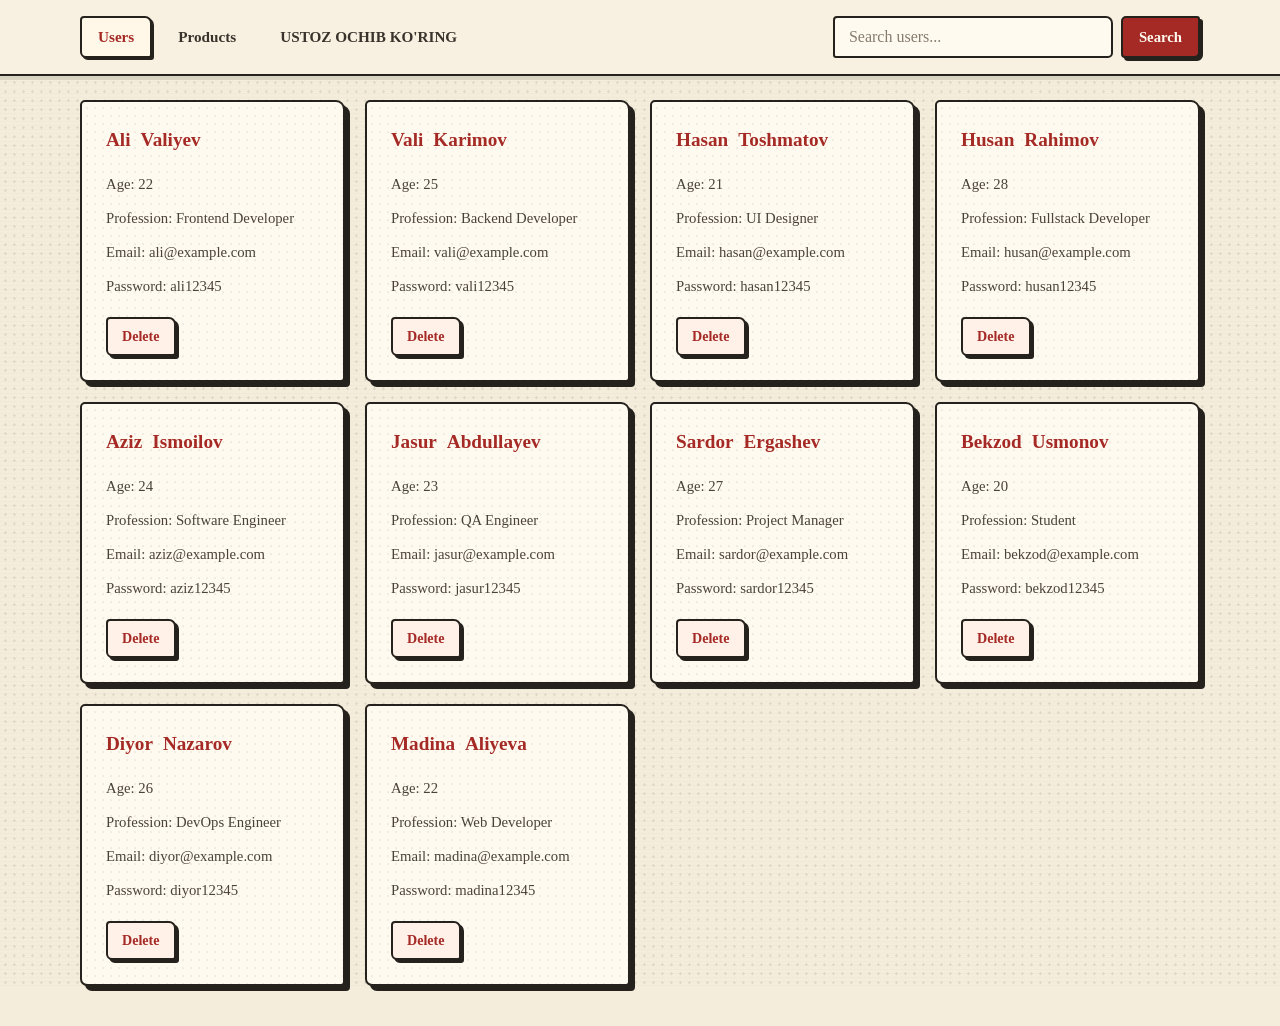
<file: index.html>
<!doctype html>
<html lang="en">
  <head>
    <meta charset="UTF-8" />
    <meta name="viewport" content="width=device-width, initial-scale=1.0" />
    <title>crud</title>
    <link rel="stylesheet" href="./css/main.css" />
  </head>
  <body>
    <header class="site-header">
      <nav class="site-nav">
        <a class="nav-link active" href="./index.html">Users</a>
        <a class="nav-link" href="./pages/prod.html">Products</a>
        <a class="nav-link" href="./pages/ustoz.html">USTOZ OCHIB KO'RING</a>
        <form class="search-wrapper">
          <input
            class="search-input"
            name="search-text"
            type="search"
            placeholder="Search users..."
          />
          <button class="search-button" type="submit">Search</button>
        </form>
      </nav>
    </header>
    <main class="user-wrapper" id="users"></main>
    <script type="module" src="./js/main.js"></script>
  </body>
</html>
</file>
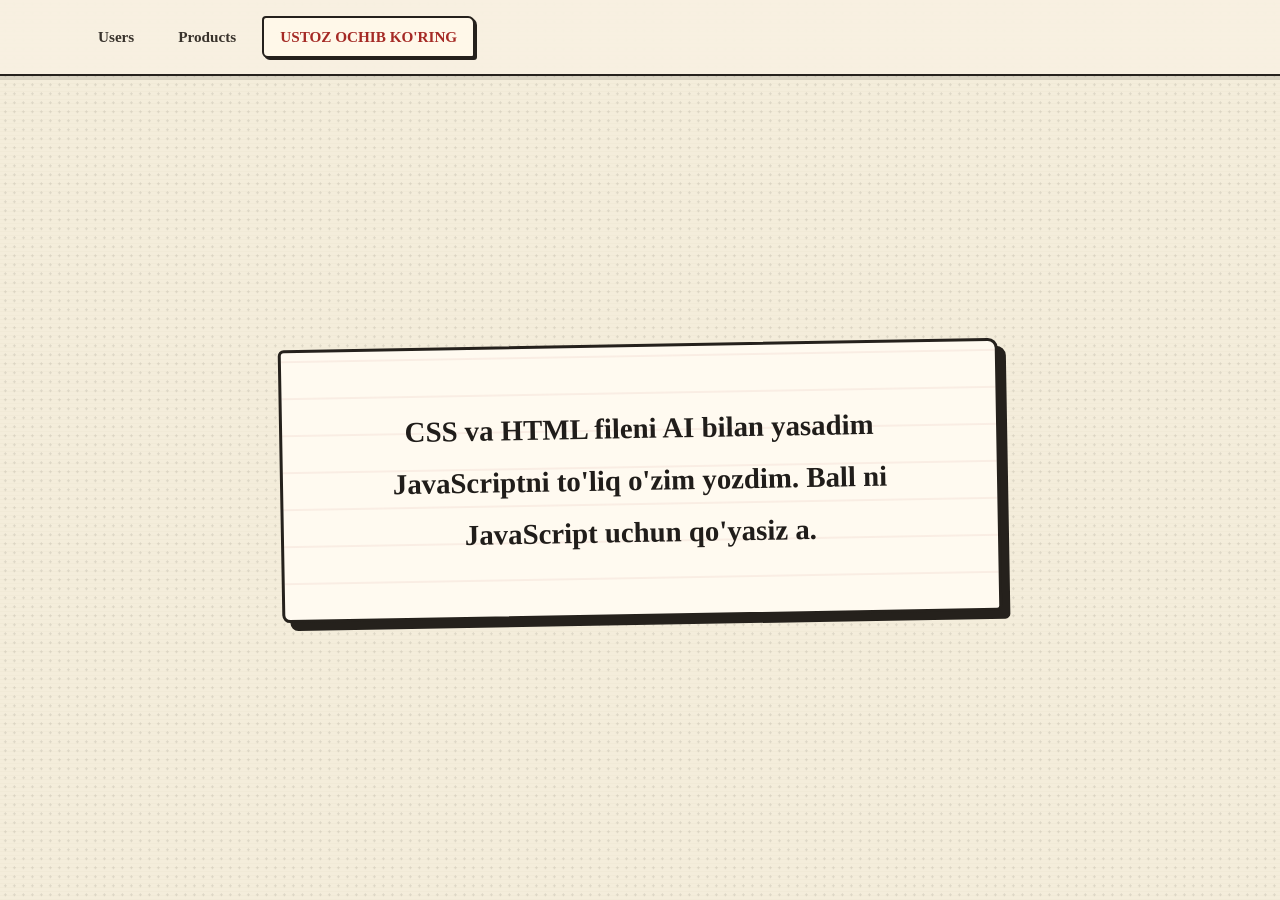
<file: pages/ustoz.html>
<!doctype html>
<html lang="uz">
  <head>
    <meta charset="UTF-8" />
    <meta name="viewport" content="width=device-width, initial-scale=1.0" />
    <title>Ustoz ochib ko'ring</title>
    <link rel="stylesheet" href="../css/prod.css" />
  </head>
  <body>
    <header class="site-header">
      <nav class="site-nav">
        <a class="nav-link" href="../index.html">Users</a>
        <a class="nav-link" href="./prod.html">Products</a>
        <a class="nav-link active" href="./ustoz.html">USTOZ OCHIB KO'RING</a>
      </nav>
    </header>
    <main class="teacher-page">
      <div class="teacher-note">
        CSS va HTML fileni AI bilan yasadim JavaScriptni to'liq o'zim yozdim. Ball ni JavaScript uchun qo'yasiz a.
      </div>
    </main>
  </body>
</html>
</file>
<file: css/main.css>
:root {
  font-family: "Comic Sans MS", "Segoe Print", "Bradley Hand", cursive;
  color: #201d1a;
  background: #f4eddb;
  font-synthesis: none;
  text-rendering: optimizeLegibility;
  -webkit-font-smoothing: antialiased;
  -moz-osx-font-smoothing: grayscale;
}

* {
  box-sizing: border-box;
}

body {
  min-width: 320px;
  min-height: 100vh;
  margin: 0;
  background:
    radial-gradient(circle, rgba(44, 39, 32, 0.11) 1px, transparent 1.4px) 90% 8% / 9px 9px,
    repeating-linear-gradient(0deg, rgba(125, 98, 58, 0.025) 0, rgba(125, 98, 58, 0.025) 1px, transparent 1px, transparent 4px),
    #f4eddb;
}

.site-header {
  position: sticky;
  z-index: 1;
  top: 0;
  padding: 16px 24px;
  border-bottom: 2px solid #25211c;
  background: rgba(248, 241, 225, 0.96);
  box-shadow: 0 4px 0 rgba(37, 33, 28, 0.12);
}

.site-nav {
  display: flex;
  align-items: center;
  width: min(1120px, 100%);
  margin: 0 auto;
  gap: 8px;
  flex-wrap: wrap;
}

.nav-link {
  padding: 10px 16px;
  border: 2px solid transparent;
  border-radius: 4px 7px 3px 6px;
  color: #39332c;
  font-size: 0.95rem;
  font-weight: 700;
  text-decoration: none;
  transition: transform 160ms ease, background-color 160ms ease;
}

.nav-link:hover {
  transform: rotate(-2deg);
  color: #a52a25;
  background: #fff8e9;
}

.nav-link.active {
  border-color: #25211c;
  color: #a52a25;
  background: #fff8e9;
  box-shadow: 2px 2px 0 #25211c;
}

.search-wrapper {
  display: flex;
  margin-left: auto;
  gap: 8px;
}

.search-input {
  width: min(36vw, 280px);
  min-width: 150px;
  padding: 10px 14px;
  border: 2px solid #25211c;
  border-radius: 4px 7px 5px 3px;
  outline: none;
  background: #fffaf0;
  color: #201d1a;
  font: inherit;
  transition: box-shadow 160ms ease, transform 160ms ease;
}

.search-input::placeholder {
  color: #857b6d;
}

.search-input:focus {
  box-shadow: 3px 3px 0 #25211c;
  transform: translate(-1px, -1px);
}

.search-button {
  padding: 10px 16px;
  border: 2px solid #25211c;
  border-radius: 5px 3px 6px 4px;
  background: #a52a25;
  color: #fffaf0;
  cursor: pointer;
  font: inherit;
  font-size: 0.92rem;
  font-weight: 700;
  box-shadow: 3px 3px 0 #25211c;
  transition: transform 160ms ease, box-shadow 160ms ease;
}

.search-button:hover {
  background: #84211d;
  box-shadow: 1px 1px 0 #25211c;
  transform: translate(2px, 2px);
}

.user-wrapper {
  display: grid;
  width: min(1120px, calc(100% - 48px));
  margin: 24px auto 40px;
  grid-template-columns: repeat(auto-fit, minmax(min(100%, 260px), 1fr));
  gap: 20px;
}

.user {
  padding: 24px;
  border: 2px solid #25211c;
  border-radius: 5px 9px 4px 7px;
  background:
    radial-gradient(circle, rgba(44, 39, 32, 0.07) 1px, transparent 1.3px) right 12px bottom 12px / 8px 8px,
    #fffaf0;
  box-shadow: 5px 5px 0 #25211c;
  transition: transform 180ms ease, box-shadow 180ms ease;
}

.user:hover {
  transform: translate(-2px, -3px) rotate(-0.5deg);
  box-shadow: 8px 8px 0 #25211c;
}

.user h2 {
  display: inline;
  margin: 0;
  color: #a52a25;
  font-size: 1.2rem;
  line-height: 1.5;
}

.user h2 + h2 {
  margin-left: 6px;
}

.user p {
  margin: 12px 0 0;
  color: #494238;
  font-size: 0.92rem;
  line-height: 1.5;
  overflow-wrap: anywhere;
}

.user p:first-of-type {
  margin-top: 18px;
}

.delete-btn {
  margin-top: 20px;
  padding: 9px 14px;
  border: 2px solid #25211c;
  border-radius: 4px 7px 3px 6px;
  background: #fff0e8;
  color: #a52a25;
  cursor: pointer;
  font: inherit;
  font-size: 0.88rem;
  font-weight: 700;
  box-shadow: 3px 3px 0 #25211c;
  transition: transform 160ms ease, box-shadow 160ms ease, background-color 160ms ease;
}

.delete-btn:hover {
  background: #a52a25;
  color: #fffaf0;
  box-shadow: 1px 1px 0 #25211c;
  transform: translate(2px, 2px);
}

@media (max-width: 480px) {
  .site-header {
    padding: 12px 16px;
  }

  .user-wrapper {
    width: calc(100% - 32px);
    margin: 20px auto 24px;
    gap: 14px;
  }

  .search-wrapper {
    width: 100%;
    margin: 8px 0 0;
  }

  .search-input {
    width: auto;
    min-width: 0;
    flex: 1;
  }

  .user {
    padding: 20px;
  }
}
</file>
<file: css/prod.css>
:root {
  font-family: "Comic Sans MS", "Segoe Print", "Bradley Hand", cursive;
  color: #201d1a;
  background: #f4eddb;
  font-synthesis: none;
  text-rendering: optimizeLegibility;
  -webkit-font-smoothing: antialiased;
  -moz-osx-font-smoothing: grayscale;
}

* {
  box-sizing: border-box;
}

body {
  min-width: 320px;
  min-height: 100vh;
  margin: 0;
  background:
    radial-gradient(circle, rgba(44, 39, 32, 0.11) 1px, transparent 1.4px) 90% 8% / 9px 9px,
    repeating-linear-gradient(0deg, rgba(125, 98, 58, 0.025) 0, rgba(125, 98, 58, 0.025) 1px, transparent 1px, transparent 4px),
    #f4eddb;
}

.site-header {
  position: sticky;
  z-index: 1;
  top: 0;
  padding: 16px 24px;
  border-bottom: 2px solid #25211c;
  background: rgba(248, 241, 225, 0.96);
  box-shadow: 0 4px 0 rgba(37, 33, 28, 0.12);
}

.site-nav {
  display: flex;
  align-items: center;
  width: min(1120px, 100%);
  margin: 0 auto;
  gap: 8px;
  flex-wrap: wrap;
}

.nav-link {
  padding: 10px 16px;
  border: 2px solid transparent;
  border-radius: 4px 7px 3px 6px;
  color: #39332c;
  font-size: 0.95rem;
  font-weight: 700;
  text-decoration: none;
  transition: transform 160ms ease, background-color 160ms ease;
}

.nav-link:hover,
.nav-link.active {
  color: #a52a25;
  background: #fff8e9;
}

.nav-link:hover {
  transform: rotate(-2deg);
}

.nav-link.active {
  border-color: #25211c;
  box-shadow: 2px 2px 0 #25211c;
}

.search-wrapper {
  display: flex;
  margin-left: auto;
  gap: 8px;
}

.search-input {
  width: min(36vw, 280px);
  min-width: 150px;
  padding: 10px 14px;
  border: 2px solid #25211c;
  border-radius: 4px 7px 5px 3px;
  outline: none;
  background: #fffaf0;
  color: #201d1a;
  font: inherit;
  transition: box-shadow 160ms ease, transform 160ms ease;
}

.search-input::placeholder {
  color: #857b6d;
}

.search-input:focus {
  box-shadow: 3px 3px 0 #25211c;
  transform: translate(-1px, -1px);
}

.search-button {
  padding: 10px 16px;
  border: 2px solid #25211c;
  border-radius: 5px 3px 6px 4px;
  background: #a52a25;
  color: #fffaf0;
  cursor: pointer;
  font: inherit;
  font-size: 0.92rem;
  font-weight: 700;
  box-shadow: 3px 3px 0 #25211c;
  transition: transform 160ms ease, box-shadow 160ms ease;
}

.search-button:hover {
  background: #84211d;
  box-shadow: 1px 1px 0 #25211c;
  transform: translate(2px, 2px);
}

.product-wrapper {
  display: grid;
  width: min(1120px, calc(100% - 48px));
  margin: 24px auto 40px;
  grid-template-columns: repeat(auto-fit, minmax(min(100%, 280px), 1fr));
  gap: 20px;
}

.teacher-page {
  display: grid;
  min-height: calc(100vh - 90px);
  padding: 32px 24px;
  place-items: center;
}

.teacher-note {
  width: min(720px, 100%);
  padding: clamp(28px, 6vw, 56px);
  border: 3px solid #25211c;
  border-radius: 6px 10px 5px 8px;
  background:
    repeating-linear-gradient(0deg, transparent 0, transparent 35px, rgba(165, 42, 37, 0.12) 36px, transparent 37px),
    #fffaf0;
  box-shadow: 8px 8px 0 #25211c;
  font-size: clamp(1.2rem, 3vw, 1.8rem);
  font-weight: 700;
  line-height: 1.8;
  text-align: center;
  transform: rotate(-1deg);
}

.product {
  overflow: hidden;
  border: 2px solid #25211c;
  border-radius: 5px 9px 4px 7px;
  background: #fffaf0;
  box-shadow: 5px 5px 0 #25211c;
  transition: transform 180ms ease, box-shadow 180ms ease;
}

.product:hover {
  transform: translate(-2px, -3px) rotate(-0.5deg);
  box-shadow: 8px 8px 0 #25211c;
}

.product-image {
  display: block;
  width: 100%;
  height: 210px;
  border-bottom: 2px solid #25211c;
  background: #e6dcc5;
  filter: grayscale(1) contrast(1.08);
  object-fit: cover;
}

.product-content {
  padding: 22px;
}

.product-category {
  margin: 0 0 8px;
  color: #a52a25;
  font-size: 0.78rem;
  font-weight: 700;
  letter-spacing: 0.08em;
  text-transform: uppercase;
}

.product h2 {
  margin: 0;
  color: #a52a25;
  font-size: 1.2rem;
}

.product-description {
  min-height: 42px;
  margin: 10px 0 16px;
  color: #494238;
  font-size: 0.92rem;
  line-height: 1.5;
}

.product-details,
.product-footer {
  display: flex;
  align-items: center;
  justify-content: space-between;
  gap: 12px;
}

.product-details {
  padding-bottom: 16px;
  border-bottom: 2px dashed #827767;
  color: #494238;
  font-size: 0.78rem;
}

.product-footer {
  padding-top: 16px;
}

.product-footer strong {
  color: #a52a25;
  font-size: 1.08rem;
}

.product-footer span {
  color: #494238;
  font-size: 0.82rem;
}

.delete-btn {
  margin-top: 18px;
  padding: 9px 14px;
  border: 2px solid #25211c;
  border-radius: 4px 7px 3px 6px;
  background: #fff0e8;
  color: #a52a25;
  cursor: pointer;
  font: inherit;
  font-size: 0.88rem;
  font-weight: 700;
  box-shadow: 3px 3px 0 #25211c;
  transition: transform 160ms ease, box-shadow 160ms ease, background-color 160ms ease;
}

.delete-btn:hover {
  background: #a52a25;
  color: #fffaf0;
  box-shadow: 1px 1px 0 #25211c;
  transform: translate(2px, 2px);
}

@media (max-width: 480px) {
  .site-header {
    padding: 12px 16px;
  }

  .product-wrapper {
    width: calc(100% - 32px);
    margin: 20px auto 24px;
    gap: 14px;
  }

  .search-wrapper {
    width: 100%;
    margin: 8px 0 0;
  }

  .search-input {
    width: auto;
    min-width: 0;
    flex: 1;
  }
}
</file>
